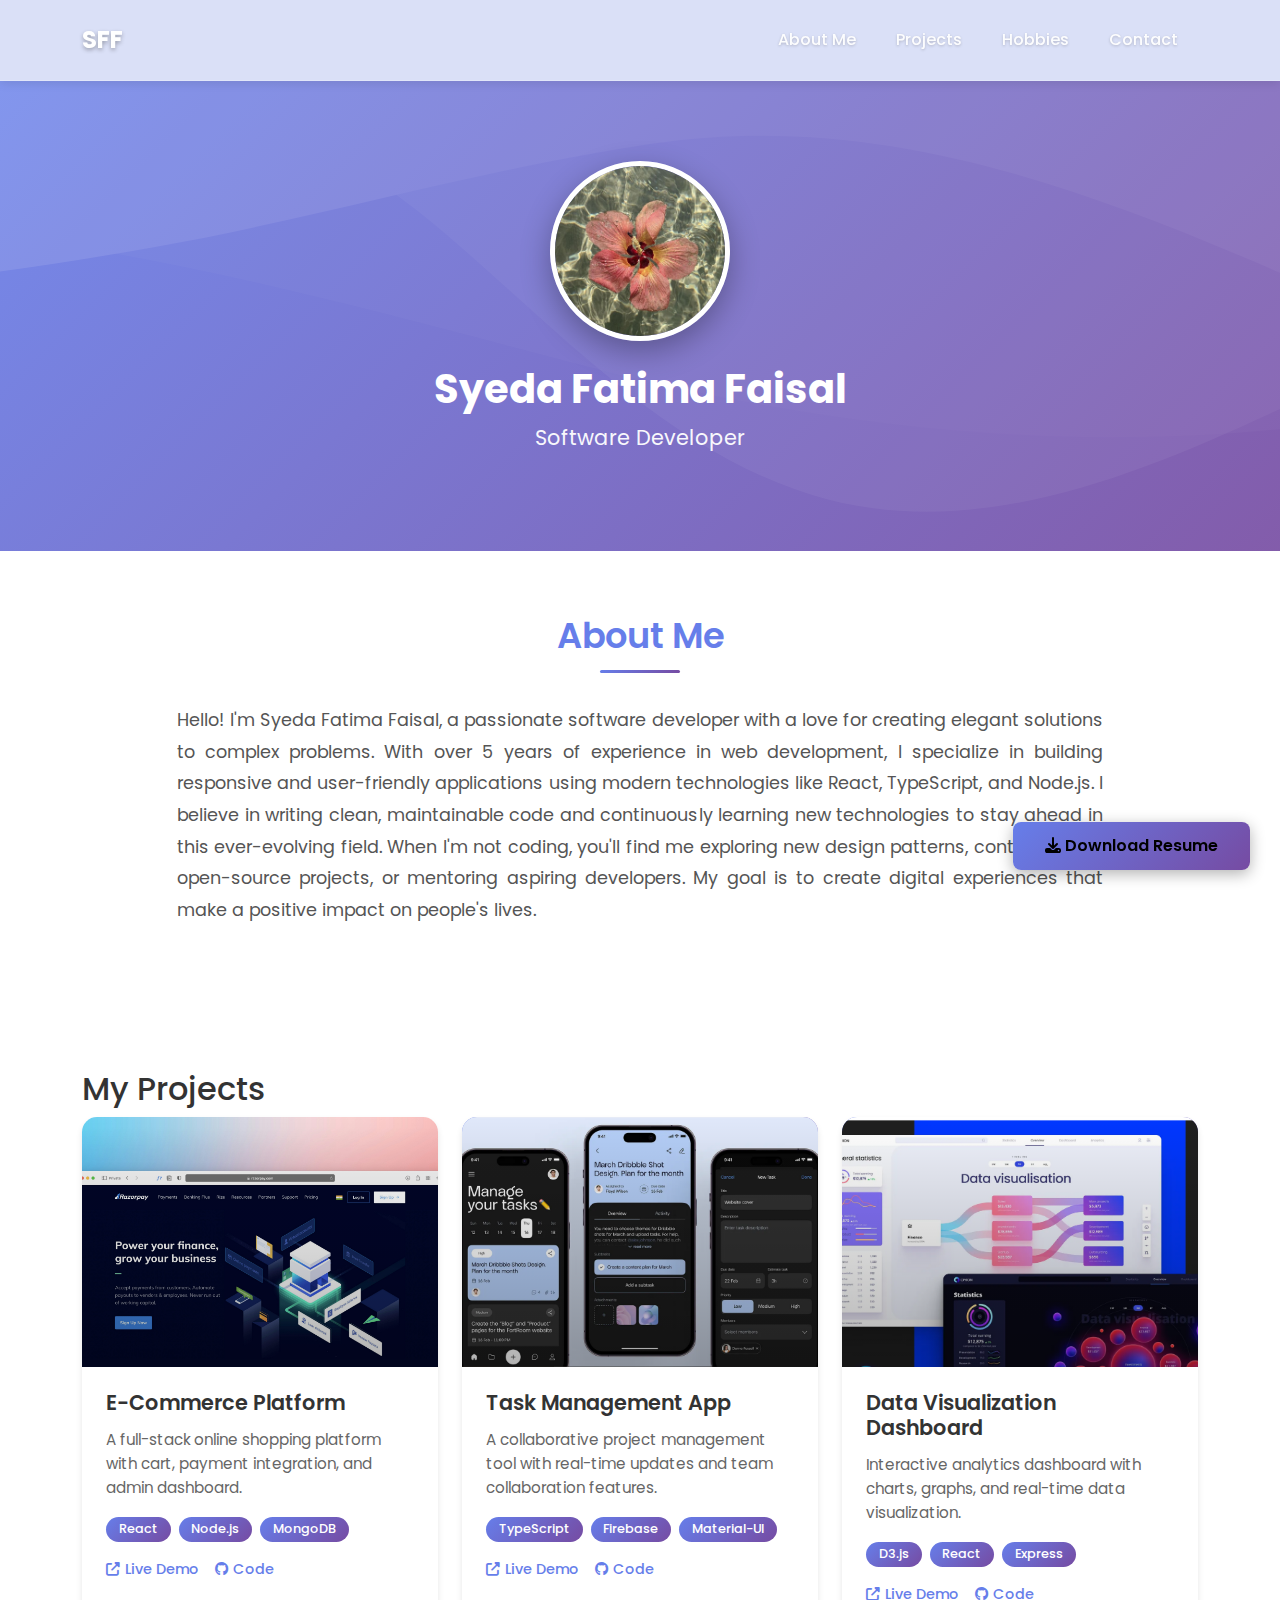
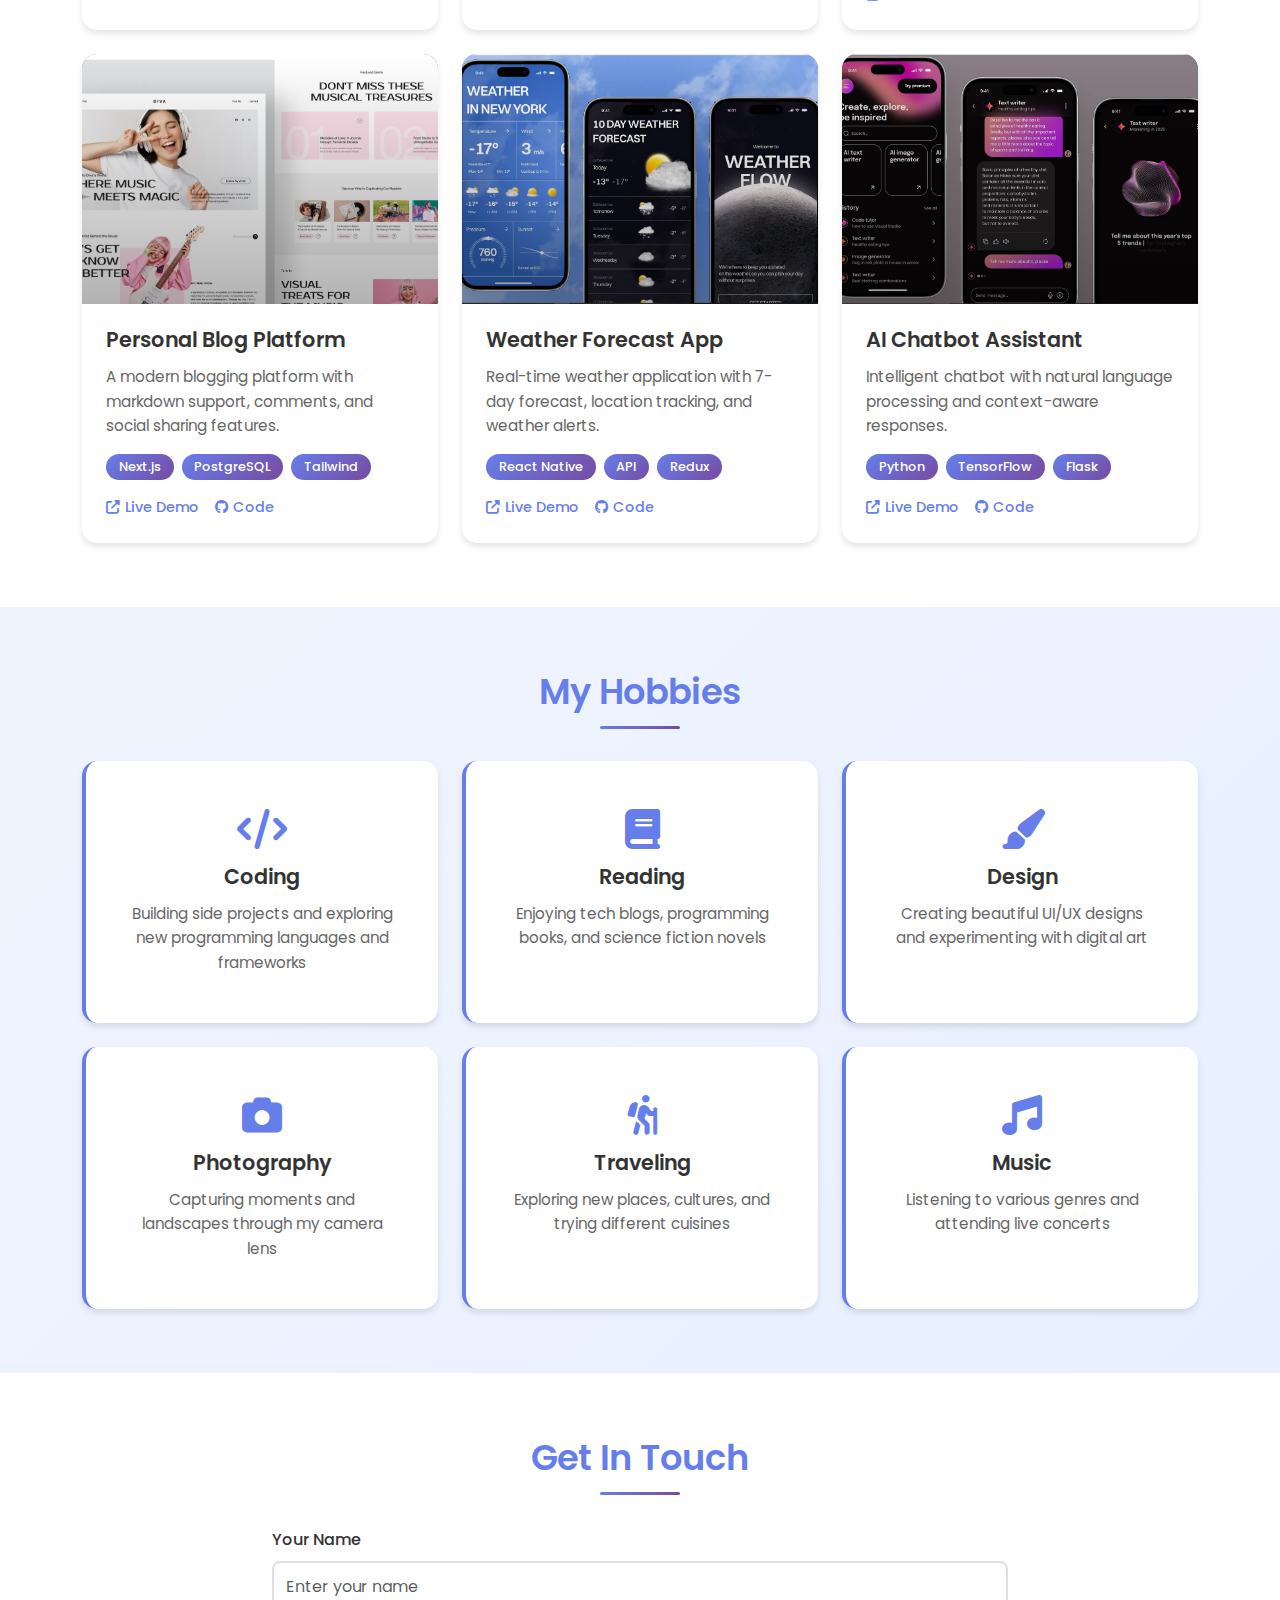
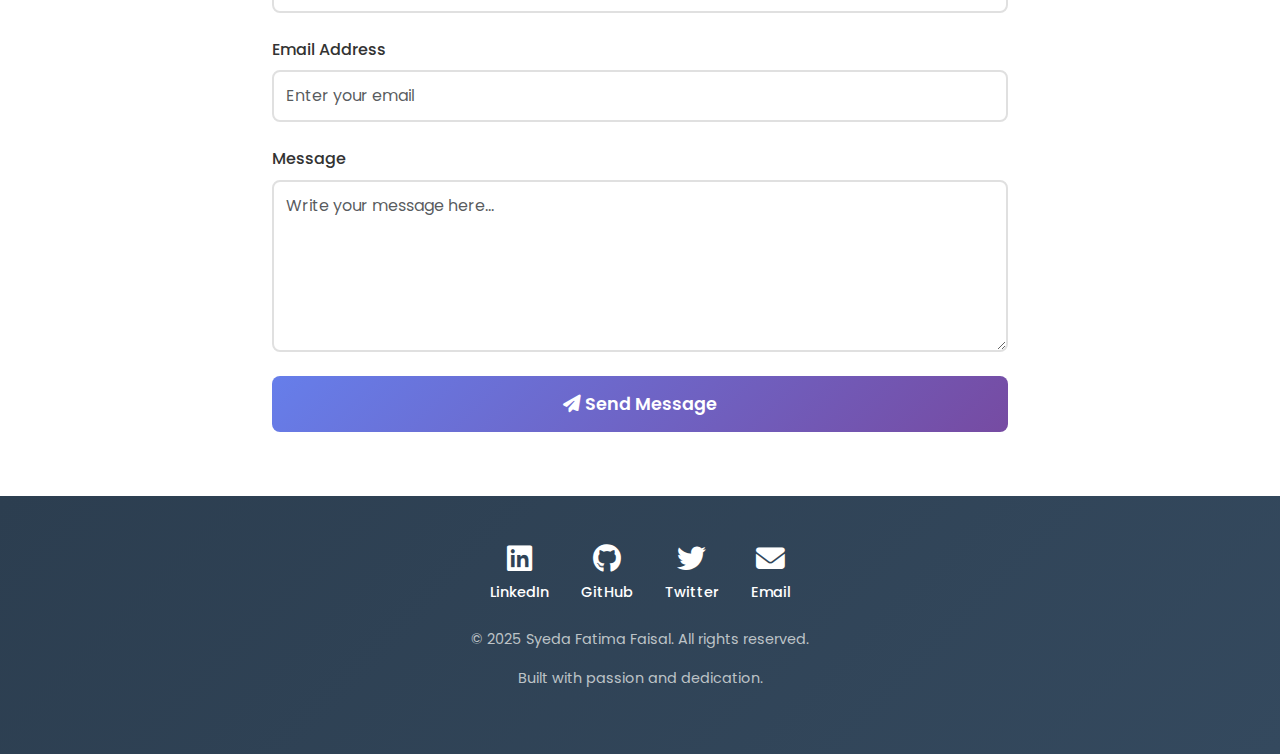
<file: index.html>
<!doctype html>
<html lang="en">
<head>
  <meta charset="utf-8" />
  <meta name="viewport" content="width=device-width, initial-scale=1" />
  <meta name="description" content="Personal profile page showcasing my skills, hobbies, and contact information." />
  <title>Syeda Fatima Faisal - Personal Profile</title>
  
  <!-- Bootstrap CSS -->
  <link href="https://cdnjs.cloudflare.com/ajax/libs/bootstrap/5.3.0/css/bootstrap.min.css" rel="stylesheet">
  <!-- Font Awesome -->
  <link rel="stylesheet" href="https://cdnjs.cloudflare.com/ajax/libs/font-awesome/6.4.0/css/all.min.css">
  <!-- Google Fonts -->
  <link href="https://fonts.googleapis.com/css2?family=Poppins:wght@300;400;500;600;700&display=swap" rel="stylesheet">
  <link rel="stylesheet" href="portfolio.css">
  <script src="portfolio.js"></script>
  <style>
   
  </style>
</head>
<body>

  <!-- Bootstrap Navigation Bar with Hamburger Menu -->
  <nav class="navbar navbar-expand-lg navbar-dark sticky-top">
    <div class="container">
      <a class="navbar-brand" href="#">SFF</a>
      <button class="navbar-toggler" type="button" data-bs-toggle="collapse" data-bs-target="#navbarNav" aria-controls="navbarNav" aria-expanded="false" aria-label="Toggle navigation">
        <span class="navbar-toggler-icon"></span>
      </button>
      <div class="collapse navbar-collapse" id="navbarNav">
        <ul class="navbar-nav ms-auto">
          <li class="nav-item">
            <a class="nav-link" href="#about">About Me</a>
          </li>
          <li class="nav-item">
            <a class="nav-link" href="#projects">Projects</a>
          </li>
          <li class="nav-item">
            <a class="nav-link" href="#hobbies">Hobbies</a>
          </li>
          <li class="nav-item">
            <a class="nav-link" href="#contact">Contact</a>
          </li>
        </ul>
      </div>
    </div>
  </nav>

  <!-- Header Section -->
  <header>
    <div class="container">
      <div class="header-content">
        <img src="pfp.jfif" alt="Syeda Fatima Faisal Profile Photo" class="profile-photo">
        <h1>Syeda Fatima Faisal</h1>
        <p class="header-title">Software Developer</p>
      </div>
    </div>
  </header>

  <!-- Fixed Download Button -->
  <button class="btn btn-light download-btn" data-bs-toggle="modal" data-bs-target="#downloadModal">
    <i class="fas fa-download"></i> Download Resume
  </button>

  <!-- About Me Section -->
  <section id="about" class="about-section">
    <div class="container">
      <div class="row justify-content-center">
        <div class="col-lg-10">
          <h2 class="section-title">About Me</h2>
          <p class="about-content">
            Hello! I'm Syeda Fatima Faisal, a passionate software developer with a love for creating elegant solutions to complex problems. With over 5 years of experience in web development, I specialize in building responsive and user-friendly applications using modern technologies like React, TypeScript, and Node.js. I believe in writing clean, maintainable code and continuously learning new technologies to stay ahead in this ever-evolving field. When I'm not coding, you'll find me exploring new design patterns, contributing to open-source projects, or mentoring aspiring developers. My goal is to create digital experiences that make a positive impact on people's lives.
          </p>
        </div>
      </div>
    </div>
  </section>

  <!-- Projects Section -->
  <section id="projects" class="projects-section">
    <div class="container">
      <h2 class="E-Commerce Platform">My Projects</h2>
      <div class="row g-4">
        <div class="col-12 col-md-6 col-lg-4">
          <div class="card project-card">
            <div class="project-image">
              <img src="ecom2.jpg" alt="E-Commerce Platform">
            </div>
            <div class="card-body">
              <h3>E-Commerce Platform</h3>
              <p>A full-stack online shopping platform with cart, payment integration, and admin dashboard.</p>
              <div class="tech-stack">
                <span class="badge">React</span>
                <span class="badge">Node.js</span>
                <span class="badge">MongoDB</span>
              </div>
              <div class="project-links">
                <a href="#" class="btn-link"><i class="fas fa-external-link-alt"></i> Live Demo</a>
                <a href="#" class="btn-link"><i class="fab fa-github"></i> Code</a>
              </div>
            </div>
          </div>
        </div>
        
        <div class="col-12 col-md-6 col-lg-4">
          <div class="card project-card">
            <div class="project-image">
              <img src="tsk.PNG" alt="Task Management App">
            </div>
            <div class="card-body">
              <h3>Task Management App</h3>
              <p>A collaborative project management tool with real-time updates and team collaboration features.</p>
              <div class="tech-stack">
                <span class="badge">TypeScript</span>
                <span class="badge">Firebase</span>
                <span class="badge">Material-UI</span>
              </div>
              <div class="project-links">
                <a href="#" class="btn-link"><i class="fas fa-external-link-alt"></i> Live Demo</a>
                <a href="#" class="btn-link"><i class="fab fa-github"></i> Code</a>
              </div>
            </div>
          </div>
        </div>
        
        <div class="col-12 col-md-6 col-lg-4">
          <div class="card project-card">
            <div class="project-image">
              <img src="dv.PNG" alt="Data Visualization Dashboard">
            </div>
            <div class="card-body">
              <h3>Data Visualization Dashboard</h3>
              <p>Interactive analytics dashboard with charts, graphs, and real-time data visualization.</p>
              <div class="tech-stack">
                <span class="badge">D3.js</span>
                <span class="badge">React</span>
                <span class="badge">Express</span>
              </div>
              <div class="project-links">
                <a href="#" class="btn-link"><i class="fas fa-external-link-alt"></i> Live Demo</a>
                <a href="#" class="btn-link"><i class="fab fa-github"></i> Code</a>
              </div>
            </div>
          </div>
        </div>
        
        <div class="col-12 col-md-6 col-lg-4">
          <div class="card project-card">
            <div class="project-image">
              <img src="pb.PNG" alt="Personal Blog Platform">
            </div>
            <div class="card-body">
              <h3>Personal Blog Platform</h3>
              <p>A modern blogging platform with markdown support, comments, and social sharing features.</p>
              <div class="tech-stack">
                <span class="badge">Next.js</span>
                <span class="badge">PostgreSQL</span>
                <span class="badge">Tailwind</span>
              </div>
              <div class="project-links">
                <a href="#" class="btn-link"><i class="fas fa-external-link-alt"></i> Live Demo</a>
                <a href="#" class="btn-link"><i class="fab fa-github"></i> Code</a>
              </div>
            </div>
          </div>
        </div>
        
        <div class="col-12 col-md-6 col-lg-4">
          <div class="card project-card">
            <div class="project-image">
              <img src="wf.PNG" alt="Weather Forecast App">
            </div>
            <div class="card-body">
              <h3>Weather Forecast App</h3>
              <p>Real-time weather application with 7-day forecast, location tracking, and weather alerts.</p>
              <div class="tech-stack">
                <span class="badge">React Native</span>
                <span class="badge">API</span>
                <span class="badge">Redux</span>
              </div>
              <div class="project-links">
                <a href="#" class="btn-link"><i class="fas fa-external-link-alt"></i> Live Demo</a>
                <a href="#" class="btn-link"><i class="fab fa-github"></i> Code</a>
              </div>
            </div>
          </div>
        </div>
        
        <div class="col-12 col-md-6 col-lg-4">
          <div class="card project-card">
            <div class="project-image">
              <img src="ai.PNG" alt="AI Chatbot Assistant">
            </div>
            <div class="card-body">
              <h3>AI Chatbot Assistant</h3>
              <p>Intelligent chatbot with natural language processing and context-aware responses.</p>
              <div class="tech-stack">
                <span class="badge">Python</span>
                <span class="badge">TensorFlow</span>
                <span class="badge">Flask</span>
              </div>
              <div class="project-links">
                <a href="#" class="btn-link"><i class="fas fa-external-link-alt"></i> Live Demo</a>
                <a href="#" class="btn-link"><i class="fab fa-github"></i> Code</a>
              </div>
            </div>
          </div>
        </div>
      </div>
    </div>
  </section>

  <!-- Hobbies Section with Bootstrap Grid -->
  <section id="hobbies" class="hobbies-section">
    <div class="container">
      <h2 class="section-title">My Hobbies</h2>
      <div class="row g-4">
        <div class="col-12 col-sm-6 col-lg-4">
          <div class="card hobby-card">
            <div class="card-body text-center">
              <i class="fas fa-code"></i>
              <h3>Coding</h3>
              <p>Building side projects and exploring new programming languages and frameworks</p>
            </div>
          </div>
        </div>
        <div class="col-12 col-sm-6 col-lg-4">
          <div class="card hobby-card">
            <div class="card-body text-center">
              <i class="fas fa-book"></i>
              <h3>Reading</h3>
              <p>Enjoying tech blogs, programming books, and science fiction novels</p>
            </div>
          </div>
        </div>
        <div class="col-12 col-sm-6 col-lg-4">
          <div class="card hobby-card">
            <div class="card-body text-center">
              <i class="fas fa-paint-brush"></i>
              <h3>Design</h3>
              <p>Creating beautiful UI/UX designs and experimenting with digital art</p>
            </div>
          </div>
        </div>
        <div class="col-12 col-sm-6 col-lg-4">
          <div class="card hobby-card">
            <div class="card-body text-center">
              <i class="fas fa-camera"></i>
              <h3>Photography</h3>
              <p>Capturing moments and landscapes through my camera lens</p>
            </div>
          </div>
        </div>
        <div class="col-12 col-sm-6 col-lg-4">
          <div class="card hobby-card">
            <div class="card-body text-center">
              <i class="fas fa-hiking"></i>
              <h3>Traveling</h3>
              <p>Exploring new places, cultures, and trying different cuisines</p>
            </div>
          </div>
        </div>
        <div class="col-12 col-sm-6 col-lg-4">
          <div class="card hobby-card">
            <div class="card-body text-center">
              <i class="fas fa-music"></i>
              <h3>Music</h3>
              <p>Listening to various genres and attending live concerts</p>
            </div>
          </div>
        </div>
      </div>
    </div>
  </section>

  <!-- Contact Section with Bootstrap Form Components -->
  <section id="contact" class="contact-section">
    <div class="container">
      <div class="row justify-content-center">
        <div class="col-lg-8">
          <h2 class="section-title">Get In Touch</h2>
          
          <div class="success-message" id="successMessage">
            <i class="fas fa-check-circle"></i> Thank you! Your message has been sent successfully.
          </div>
          
          <form id="contactForm" novalidate>
            <div class="mb-4">
              <label for="name" class="form-label">Your Name</label>
              <input type="text" class="form-control" id="name" name="name" placeholder="Enter your name">
              <div class="error-message" id="nameError">Name cannot be empty.</div>
            </div>
            
            <div class="mb-4">
              <label for="email" class="form-label">Email Address</label>
              <input type="email" class="form-control" id="email" name="email" placeholder="Enter your email">
              <div class="error-message" id="emailError">Please enter a valid email address with @ and a domain.</div>
            </div>
            
            <div class="mb-4">
              <label for="message" class="form-label">Message</label>
              <textarea class="form-control" id="message" name="message" rows="6" placeholder="Write your message here..."></textarea>
              <div class="error-message" id="messageError">Message must be at least 10 characters long.</div>
            </div>
            
            <button type="submit" class="submit-button">
              <i class="fas fa-paper-plane"></i> Send Message
            </button>
          </form>
        </div>
      </div>
    </div>
  </section>

  <!-- Footer Section -->
  <footer>
    <div class="container">
      <div class="social-links">
        <a href="https://www.linkedin.com/in/yourprofile" target="_blank" class="social-link" aria-label="LinkedIn Profile">
          <i class="fab fa-linkedin"></i>
          <span>LinkedIn</span>
        </a>
        <a href="https://github.com/yourprofile" target="_blank" class="social-link" aria-label="GitHub Profile">
          <i class="fab fa-github"></i>
          <span>GitHub</span>
        </a>
        <a href="https://twitter.com/yourprofile" target="_blank" class="social-link" aria-label="Twitter Profile">
          <i class="fab fa-twitter"></i>
          <span>Twitter</span>
        </a>
        <a href="mailto:syedafatima@example.com" class="social-link" aria-label="Email">
          <i class="fas fa-envelope"></i>
          <span>Email</span>
        </a>
      </div>
      <p class="footer-text">© 2025 Syeda Fatima Faisal. All rights reserved.</p>
      <p class="footer-text">Built with passion and dedication.</p>
    </div>
  </footer>

  <!-- Bootstrap Modal for Download Confirmation -->
  <div class="modal fade" id="downloadModal" tabindex="-1" aria-labelledby="downloadModalLabel" aria-hidden="true">
    <div class="modal-dialog modal-dialog-centered">
      <div class="modal-content">
        <div class="modal-header">
          <h5 class="modal-title" id="downloadModalLabel">Download Resume</h5>
          <button type="button" class="btn-close" data-bs-dismiss="modal" aria-label="Close"></button>
        </div>
        <div class="modal-body">
          <p>Are you sure you want to download the resume PDF?</p>
          <p class="text-muted mb-0"><small>File: Syeda_Fatima_Faisal_Resume.pdf</small></p>
        </div>
        <div class="modal-footer">
          <button type="button" class="btn btn-secondary" data-bs-dismiss="modal">Cancel</button>
          <button type="button" class="btn btn-primary" onclick="confirmDownload()">Confirm Download</button>
        </div>
      </div>
    </div>
  </div>

  <!-- Bootstrap Bundle with Popper -->
  <script src="https://cdnjs.cloudflare.com/ajax/libs/bootstrap/5.3.0/js/bootstrap.bundle.min.js"></script>
  
  <script>
    
  </script>

</body>
</html>
</file>
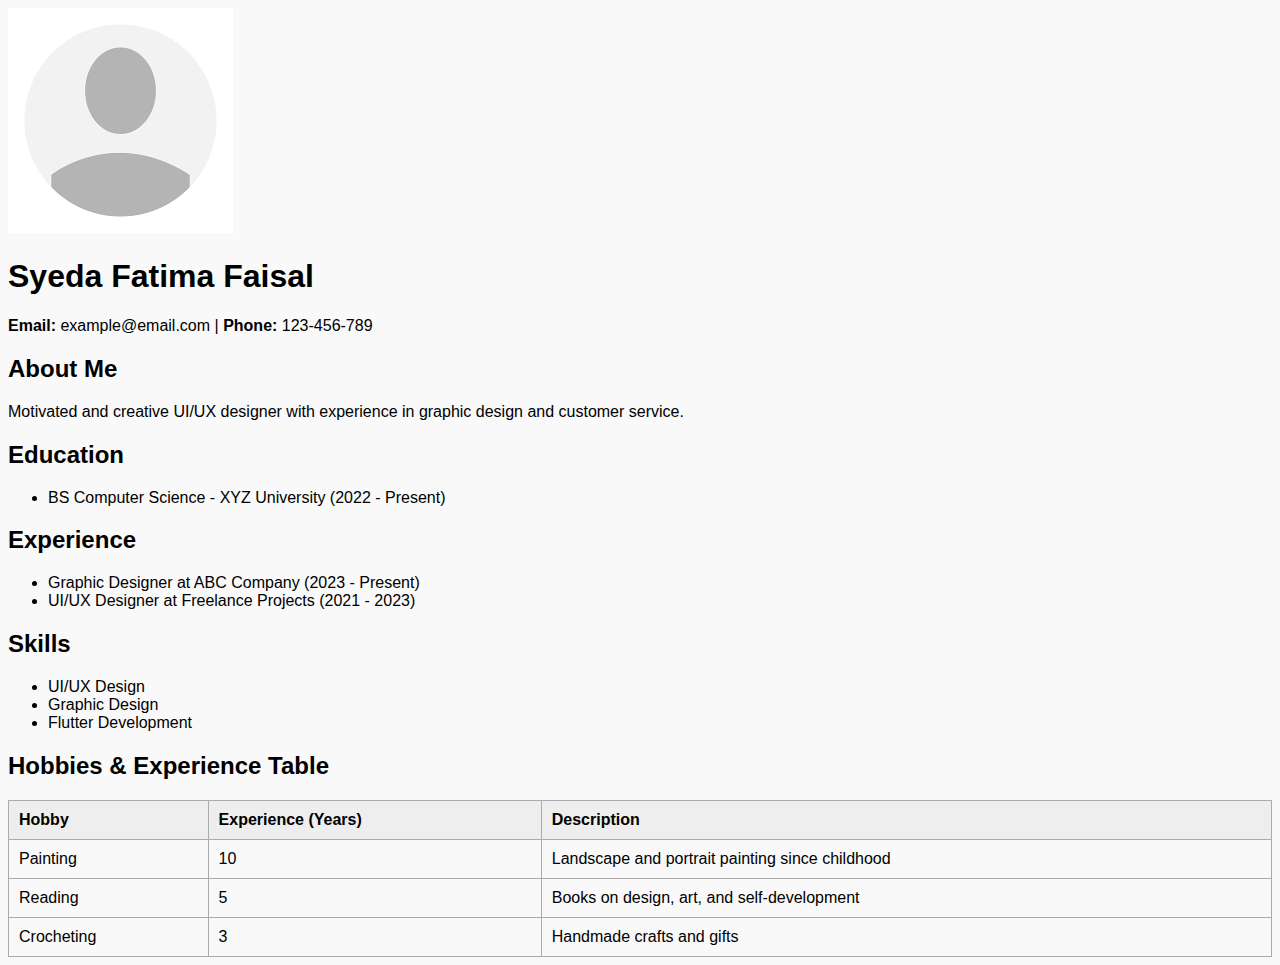
<file: Lab_01/cv.html>
<!DOCTYPE html>
<html lang="en">
<head>
  <meta charset="UTF-8">
  <meta name="viewport" content="width=device-width, initial-scale=1.0">
  <title>My CV</title>
  <style>
    body {
      font-family: Arial;
      background-color: #f9f9f9;
    }
    
    
    table {
      width: 100%;
      border-collapse: collapse;
      margin-top: 10px;
    }
    table, th, td {
      border: 1px solid #aaa;
    }
    th, td {
      padding: 10px;
      text-align: left;
    }
    th {
      background-color: #eee;
    }
  </style>
</head>
<body>

  <div class="profile">
    <img src="download.png" alt="Your Photo">
    <div>
      <h1>Syeda Fatima Faisal</h1>
      <p><strong>Email:</strong> example@email.com | 
         <strong>Phone:</strong> 123-456-789</p>
    </div>
  </div>

  <div class="section">
    <h2>About Me</h2>
    <p>Motivated and creative UI/UX designer with experience in graphic design and customer service.</p>
  </div>

  <div class="section">
    <h2>Education</h2>
    <ul>
      <li>BS Computer Science - XYZ University (2022 - Present)</li>
    </ul>
  </div>

  <div class="section">
    <h2>Experience</h2>
    <ul>
      <li>Graphic Designer at ABC Company (2023 - Present)</li>
      <li>UI/UX Designer at Freelance Projects (2021 - 2023)</li>
    </ul>
  </div>

  <div class="section">
    <h2>Skills</h2>
    <ul>
      <li>UI/UX Design</li>
      <li>Graphic Design</li>
      <li>Flutter Development</li>
    </ul>
  </div>

  <div class="section">
    <h2>Hobbies & Experience Table</h2>
    <table>
      <tr>
        <th>Hobby</th>
        <th>Experience (Years)</th>
        <th>Description</th>
      </tr>
      <tr>
        <td>Painting</td>
        <td>10</td>
        <td>Landscape and portrait painting since childhood</td>
      </tr>
      <tr>
        <td>Reading</td>
        <td>5</td>
        <td>Books on design, art, and self-development</td>
      </tr>
      <tr>
        <td>Crocheting</td>
        <td>3</td>
        <td>Handmade crafts and gifts</td>
      </tr>
    </table>
  </div>

</body>
</html>
</file>
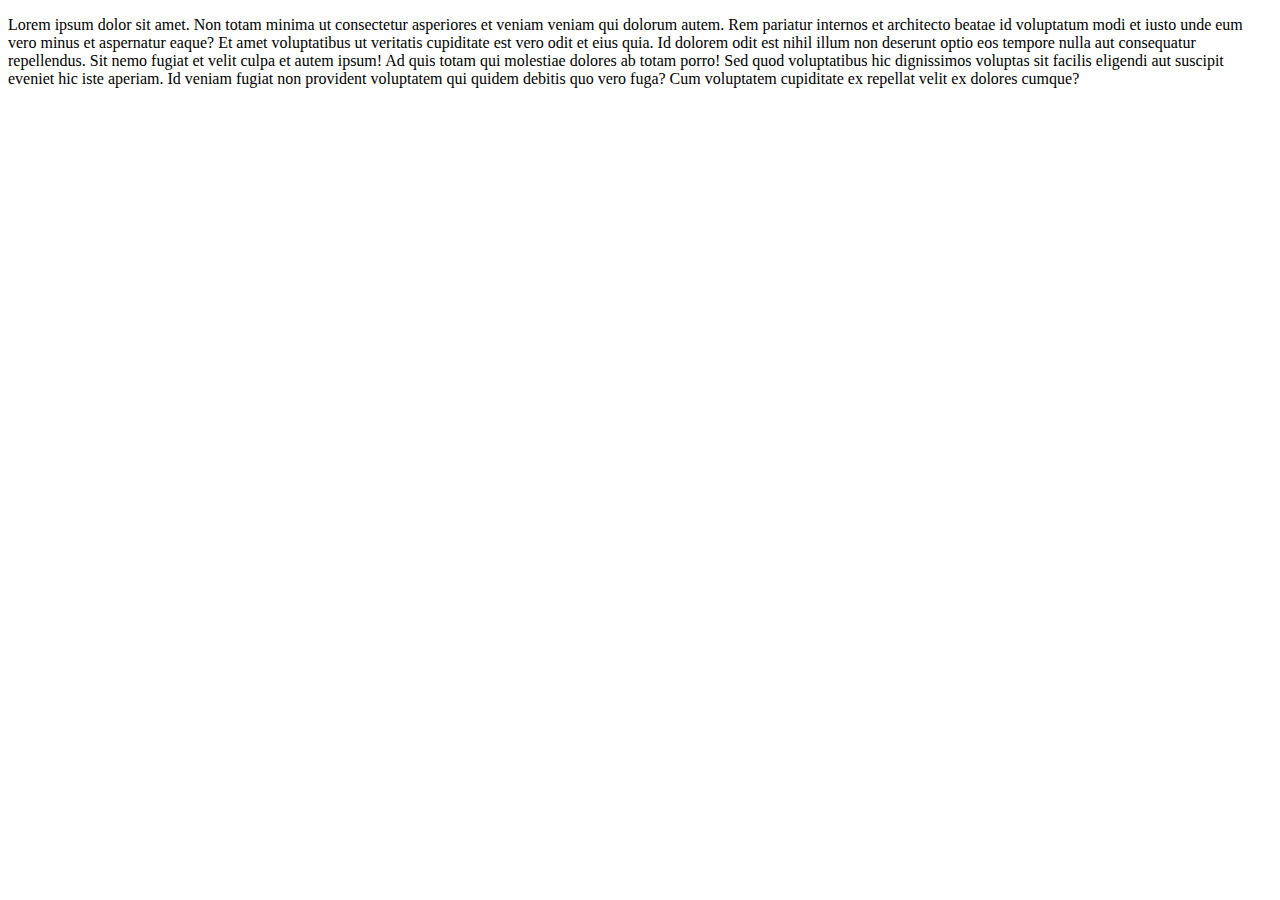
<file: Lab_01/program3.html>
<!DOCTYPE html>
<html lang="en">
<head>
    <meta charset="UTF-8">
    <title>First HTML Code</title>
    <meta name="viewport" content="width=device-width, initial-scale=1.0">
    
</head>
<body>
    <p>Lorem ipsum dolor sit amet. Non totam minima ut consectetur asperiores et veniam veniam qui dolorum autem. Rem pariatur internos et architecto beatae id voluptatum modi et iusto unde eum vero minus et aspernatur eaque? Et amet voluptatibus ut veritatis cupiditate est vero odit et eius quia.

Id dolorem odit est nihil illum non deserunt optio eos tempore nulla aut consequatur repellendus. Sit nemo fugiat et velit culpa et autem ipsum! Ad quis totam qui molestiae dolores ab totam porro!

Sed quod voluptatibus hic dignissimos voluptas sit facilis eligendi aut suscipit eveniet hic iste aperiam. Id veniam fugiat non provident voluptatem qui quidem debitis quo vero fuga? Cum voluptatem cupiditate ex repellat velit ex dolores cumque?</p>
</body>
</html>
</file>
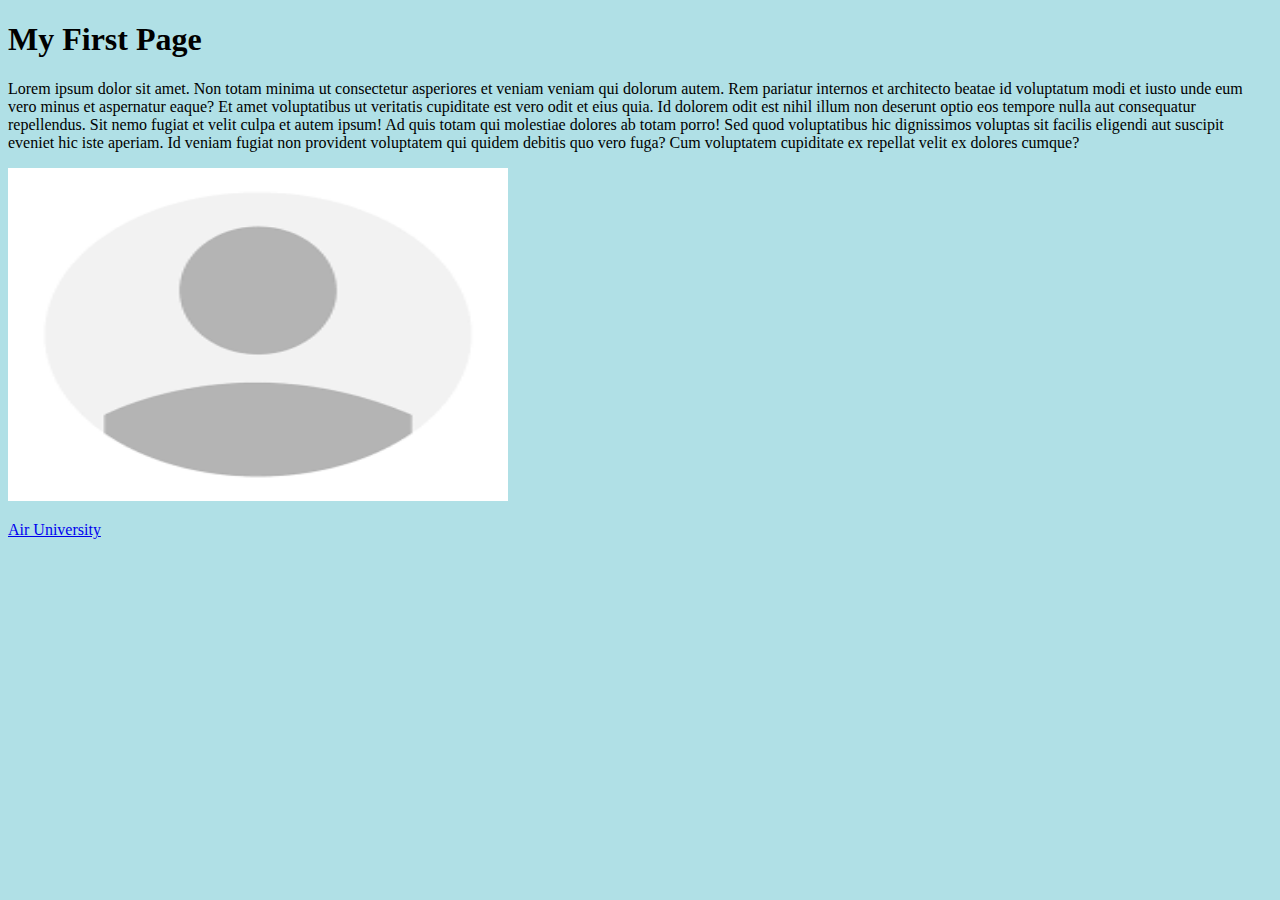
<file: Lab_01/program5.html>
<!DOCTYPE html>
<html lang="en">
   <body style="background-color:powderblue;"></body> 
<head>
    <meta charset="UTF-8">
    <meta name="viewport" content="width=device-width, initial-scale=1.0">
    <title>First HTML Code</title>
</head>
<h1>My First Page</h1> 
<body>
    <p>Lorem ipsum dolor sit amet. Non totam minima ut consectetur asperiores et veniam veniam qui dolorum autem. Rem pariatur internos et architecto beatae id voluptatum modi et iusto unde eum vero minus et aspernatur eaque? Et amet voluptatibus ut veritatis cupiditate est vero odit et eius quia.
        Id dolorem odit est nihil illum non deserunt optio eos tempore nulla aut consequatur repellendus. Sit nemo fugiat et velit culpa et autem ipsum! Ad quis totam qui molestiae dolores ab totam porro!
        Sed quod voluptatibus hic dignissimos voluptas sit facilis eligendi aut suscipit eveniet hic iste aperiam. Id veniam fugiat non provident voluptatem qui quidem debitis quo vero fuga? Cum voluptatem cupiditate ex repellat velit ex dolores cumque?</p>
    <img src="download.png" alt="Image" width="500" height="333">
    <p><a href="https://www.au.edu.pk/">Air University</a></p>
</body>
</html>
</file>
<file: portfolio.css>
/* Custom CSS with Mobile-First Approach */
    * {
      margin: 0;
      padding: 0;
      box-sizing: border-box;
    }

    html {
      scroll-behavior: smooth;
    }

    body {
      font-family: 'Poppins', sans-serif;
      line-height: 1.6;
      color: #333;
      background-color: #f8f9fa;
    }

    /* Navigation - Blurry transparent glassmorphism */
    .navbar {
      background: rgba(102, 126, 234, 0.2);
      backdrop-filter: blur(10px);
      -webkit-backdrop-filter: blur(10px);
      padding: 1rem 0;
      box-shadow: 0 2px 10px rgba(0, 0, 0, 0.1);
      border-bottom: 1px solid rgba(255, 255, 255, 0.18);
    }

    .navbar-brand {
      color: white !important;
      font-size: 1.5rem;
      font-weight: 700;
      text-shadow: 0 2px 4px rgba(0, 0, 0, 0.3);
    }

    .navbar-nav .nav-link {
      color: rgba(255, 255, 255, 0.95) !important;
      font-weight: 500;
      padding: 0.5rem 1rem !important;
      margin: 0 0.25rem;
      border-radius: 5px;
      transition: all 0.3s ease;
      text-shadow: 0 1px 3px rgba(0, 0, 0, 0.2);
    }

    .navbar-nav .nav-link:hover {
      background-color: rgba(255, 255, 255, 0.25);
      transform: translateY(-2px);
      color: white !important;
    }

    .navbar-toggler-icon {
  display: inline-block;
  width: 1.5em;
  height: 1.5em;
  vertical-align: middle;
  background-repeat: no-repeat;
  background-position: center;
  background-size: 100%;
  transition: all 0.3s ease;
}

.navbar-toggler .navbar-toggler-icon {
  background-image: url("data:image/svg+xml,%3csvg xmlns='http://www.w3.org/2000/svg' viewBox='0 0 30 30'%3e%3cpath stroke='rgba%28255, 255, 255, 1%29' stroke-linecap='round' stroke-miterlimit='10' stroke-width='2' d='M4 7h22M4 15h22M4 23h22'/%3e%3c/svg%3e");
}

.navbar-toggler.collapsed .navbar-toggler-icon {
  background-image: url("data:image/svg+xml,%3csvg xmlns='http://www.w3.org/2000/svg' viewBox='0 0 30 30'%3e%3cpath stroke='rgba%28255, 255, 255, 1%29' stroke-linecap='round' stroke-miterlimit='10' stroke-width='2' d='M4 7h22M4 15h22M4 23h22'/%3e%3c/svg%3e");
}

.navbar-toggler:not(.collapsed) .navbar-toggler-icon {
  background-image: url("data:image/svg+xml,%3csvg xmlns='http://www.w3.org/2000/svg' viewBox='0 0 30 30'%3e%3cpath stroke='rgba%28255, 255, 255, 1%29' stroke-linecap='round' stroke-miterlimit='10' stroke-width='3' d='M6 6L24 24M6 24L24 6'/%3e%3c/svg%3e");
}

    /* Header Section with Gradient Background */
    header {
      background: linear-gradient(135deg, rgba(102, 126, 234, 0.9) 0%, rgba(118, 75, 162, 0.9) 100%);
      color: white;
      padding: 4rem 1rem;
      text-align: center;
      position: relative;
      overflow: hidden;
    }

    header::before {
      content: '';
      position: absolute;
      top: 0;
      left: 0;
      right: 0;
      bottom: 0;
      background: url('data:image/svg+xml,<svg xmlns="http://www.w3.org/2000/svg" viewBox="0 0 1200 120"><path d="M0,0V46.29c47.79,22.2,103.59,32.17,158,28,70.36-5.37,136.33-33.31,206.8-37.5C438.64,32.43,512.34,53.67,583,72.05c69.27,18,138.3,24.88,209.4,13.08,36.15-6,69.85-17.84,104.45-29.34C989.49,25,1113-14.29,1200,52.47V0Z" opacity=".25" fill="%23ffffff"></path><path d="M0,0V15.81C13,36.92,27.64,56.86,47.69,72.05,99.41,111.27,165,111,224.58,91.58c31.15-10.15,60.09-26.07,89.67-39.8,40.92-19,84.73-46,130.83-49.67,36.26-2.85,70.9,9.42,98.6,31.56,31.77,25.39,62.32,62,103.63,73,40.44,10.79,81.35-6.69,119.13-24.28s75.16-39,116.92-43.05c59.73-5.85,113.28,22.88,168.9,38.84,30.2,8.66,59,6.17,87.09-7.5,22.43-10.89,48-26.93,60.65-49.24V0Z" opacity=".5" fill="%23ffffff"></path><path d="M0,0V5.63C149.93,59,314.09,71.32,475.83,42.57c43-7.64,84.23-20.12,127.61-26.46,59-8.63,112.48,12.24,165.56,35.4C827.93,77.22,886,95.24,951.2,90c86.53-7,172.46-45.71,248.8-84.81V0Z" fill="%23ffffff"></path></svg>') center bottom no-repeat;
      background-size: cover;
      opacity: 0.1;
    }

    .header-content {
      position: relative;
      z-index: 1;
    }

    /* Profile Photo - Styled with rounded corners and border */
    .profile-photo {
      width: 150px;
      height: 150px;
      border-radius: 50%;
      border: 5px solid white;
      object-fit: cover;
      margin-bottom: 1.5rem;
      box-shadow: 0 10px 30px rgba(0, 0, 0, 0.3);
      transition: transform 0.3s ease;
    }

    .profile-photo:hover {
      transform: scale(1.05);
    }

    header h1 {
      font-size: 2rem;
      margin-bottom: 0.5rem;
      font-weight: 700;
    }

    .header-title {
      font-size: 1.2rem;
      font-weight: 400;
      opacity: 0.95;
    }

    /* Section Styling */
    section {
      padding: 4rem 1rem;
    }

    .section-title {
      font-size: 2rem;
      color: #667eea;
      margin-bottom: 2rem;
      text-align: center;
      font-weight: 600;
      position: relative;
      padding-bottom: 1rem;
    }

    .section-title::after {
      content: '';
      position: absolute;
      bottom: 0;
      left: 50%;
      transform: translateX(-50%);
      width: 80px;
      height: 3px;
      background: linear-gradient(135deg, #667eea 0%, #764ba2 100%);
      border-radius: 2px;
    }

    /* About Section */
    .about-section {
      background-color: #ffffff;
    }

    .about-content {
      font-size: 1.05rem;
      line-height: 1.8;
      color: #555;
      text-align: justify;
    }

    /* Projects Section */
    .projects-section {
      background-color: #ffffff;
    }

    .project-card {
      background: white;
      border-radius: 15px;
      padding: 0;
      border: none;
      box-shadow: 0 4px 6px rgba(0, 0, 0, 0.1);
      transition: all 0.3s ease;
      height: 100%;
      overflow: hidden;
    }

    .project-card:hover {
      transform: translateY(-10px);
      box-shadow: 0 12px 24px rgba(0, 0, 0, 0.15);
    }

    .project-image {
      position: relative;
      width: 100%;
      height: 250px;
      overflow: hidden;
      background: linear-gradient(135deg, #667eea 0%, #764ba2 100%);
    }

    .project-image img {
      width: 100%;
      height: 100%;
      object-fit: cover;
      transition: transform 0.3s ease;
    }

    .project-card:hover .project-image img {
      transform: scale(1.1);
    }

    .project-image::after {
      content: '';
      position: absolute;
      top: 0;
      left: 0;
      right: 0;
      bottom: 0;
      background: linear-gradient(to bottom, transparent 0%, rgba(0, 0, 0, 0.3) 100%);
    }

    .project-image i {
      position: absolute;
      top: 50%;
      left: 50%;
      transform: translate(-50%, -50%);
      font-size: 4rem;
      color: white;
      z-index: 1;
    }

    .project-card .card-body {
      padding: 1.5rem;
    }

    .project-card h3 {
      font-size: 1.3rem;
      color: #333;
      margin-bottom: 0.75rem;
      font-weight: 600;
    }

    .project-card p {
      color: #666;
      font-size: 0.95rem;
      margin-bottom: 1rem;
      min-height: 60px;
    }

    .tech-stack {
      display: flex;
      flex-wrap: wrap;
      gap: 0.5rem;
      margin-bottom: 1rem;
    }

    .tech-stack .badge {
      background: linear-gradient(135deg, #667eea 0%, #764ba2 100%);
      color: white;
      padding: 0.4rem 0.8rem;
      border-radius: 20px;
      font-size: 0.8rem;
      font-weight: 500;
    }

    .project-links {
      display: flex;
      gap: 1rem;
      flex-wrap: wrap;
    }

    .btn-link {
      color: #667eea;
      text-decoration: none;
      font-weight: 500;
      font-size: 0.9rem;
      transition: all 0.3s ease;
      display: inline-flex;
      align-items: center;
      gap: 0.3rem;
    }

    .btn-link:hover {
      color: #764ba2;
      transform: translateX(3px);
    }

    .btn-link i {
      font-size: 0.85rem;
    }

    /* Hobbies Section with Cards */
    .hobbies-section {
      background: linear-gradient(135deg, #f0f4ff 0%, #e8f0fe 100%);
    }

    .hobby-card {
      background: white;
      border-radius: 15px;
      padding: 2rem 1.5rem;
      border: none;
      box-shadow: 0 4px 6px rgba(0, 0, 0, 0.1);
      transition: all 0.3s ease;
      height: 100%;
      border-left: 4px solid #667eea;
    }

    .hobby-card:hover {
      transform: translateY(-10px);
      box-shadow: 0 12px 24px rgba(0, 0, 0, 0.15);
    }

    .hobby-card i {
      font-size: 2.5rem;
      color: #667eea;
      margin-bottom: 1rem;
    }

    .hobby-card h3 {
      font-size: 1.3rem;
      color: #333;
      margin-bottom: 0.75rem;
      font-weight: 600;
    }

    .hobby-card p {
      color: #666;
      font-size: 0.95rem;
      margin-bottom: 0;
    }

    /* Contact Section */
    .contact-section {
      background-color: #ffffff;
    }

    /* Form Styling with Modern Effects */
    .form-control {
      border: 2px solid #e0e0e0;
      border-radius: 8px;
      padding: 0.75rem;
      font-size: 1rem;
      transition: all 0.3s ease;
    }

    .form-control:focus {
      border-color: #667eea;
      box-shadow: 0 0 0 0.25rem rgba(102, 126, 234, 0.15);
    }

    .form-label {
      font-weight: 500;
      color: #333;
      margin-bottom: 0.5rem;
    }

    /* Error Messages */
    .error-message {
      color: #dc3545;
      font-size: 0.875rem;
      margin-top: 0.25rem;
      display: none;
    }

    .error-message.show {
      display: block;
    }

    .form-control.is-invalid {
      border-color: #dc3545;
    }

    .form-control.is-valid {
      border-color: #28a745;
    }

    /* Submit Button with Gradient and Hover Effect */
    .submit-button {
      background: linear-gradient(135deg, #667eea 0%, #764ba2 100%);
      color: white;
      padding: 0.875rem 2rem;
      border: none;
      border-radius: 8px;
      font-size: 1.1rem;
      font-weight: 600;
      cursor: pointer;
      transition: all 0.3s ease;
      width: 100%;
    }

    .submit-button:hover {
      transform: translateY(-2px);
      box-shadow: 0 8px 20px rgba(102, 126, 234, 0.4);
    }

    .submit-button:active {
      transform: translateY(0);
    }

    /* Footer with Gradient Background */
    footer {
      background: linear-gradient(135deg, #2c3e50 0%, #34495e 100%);
      color: white;
      padding: 3rem 1rem;
      text-align: center;
    }

    .social-links {
      display: flex;
      justify-content: center;
      gap: 2rem;
      margin-bottom: 1.5rem;
      flex-wrap: wrap;
    }

    .social-link {
      color: white;
      font-size: 1.8rem;
      transition: all 0.3s ease;
      text-decoration: none;
      display: flex;
      flex-direction: column;
      align-items: center;
      gap: 0.5rem;
    }

    .social-link:hover {
      color: #667eea;
      transform: translateY(-5px);
    }

    .social-link span {
      font-size: 0.9rem;
      font-weight: 500;
    }

    .footer-text {
      color: #bdc3c7;
      font-size: 0.9rem;
      margin-top: 0.5rem;
    }

    /* Download Button */
    .download-btn {
      background: linear-gradient(135deg, #667eea 0%, #764ba2 100%);
      border: none;
      padding: 0.75rem 2rem;
      border-radius: 8px;
      font-weight: 600;
      transition: all 0.3s ease;
      position: fixed;
      bottom: 30px;
      right: 30px;
      z-index: 1000;
      box-shadow: 0 4px 15px rgba(0, 0, 0, 0.3);
    }

    .download-btn:hover {
      transform: translateY(-2px);
      box-shadow: 0 8px 20px rgba(102, 126, 234, 0.6);
    }

    /* Media Queries - Mobile First Approach */
    /* Small devices (phones, less than 576px) - Base styles above */
    
    /* Medium devices (tablets, 576px and up) */
    @media (min-width: 576px) {
      .profile-photo {
        width: 180px;
        height: 180px;
      }
      
      header h1 {
        font-size: 2.5rem;
      }
      
      .header-title {
        font-size: 1.3rem;
      }
    }

    /* Large devices (desktops, 768px and up) */
    @media (min-width: 768px) {
      section {
        padding: 4rem 2rem;
      }
      
      .about-content {
        font-size: 1.1rem;
      }
    }

    /* Extra large devices (large desktops, 992px and up) */
    @media (min-width: 992px) {
      header {
        padding: 5rem 2rem;
      }
      
      .section-title {
        font-size: 2.2rem;
      }
    }

    /* Success Message */
    .success-message {
      display: none;
      background-color: #d4edda;
      border: 1px solid #c3e6cb;
      color: #155724;
      padding: 1rem;
      border-radius: 8px;
      margin-bottom: 1rem;
    }

    .success-message.show {
      display: block;
    }
</file>
